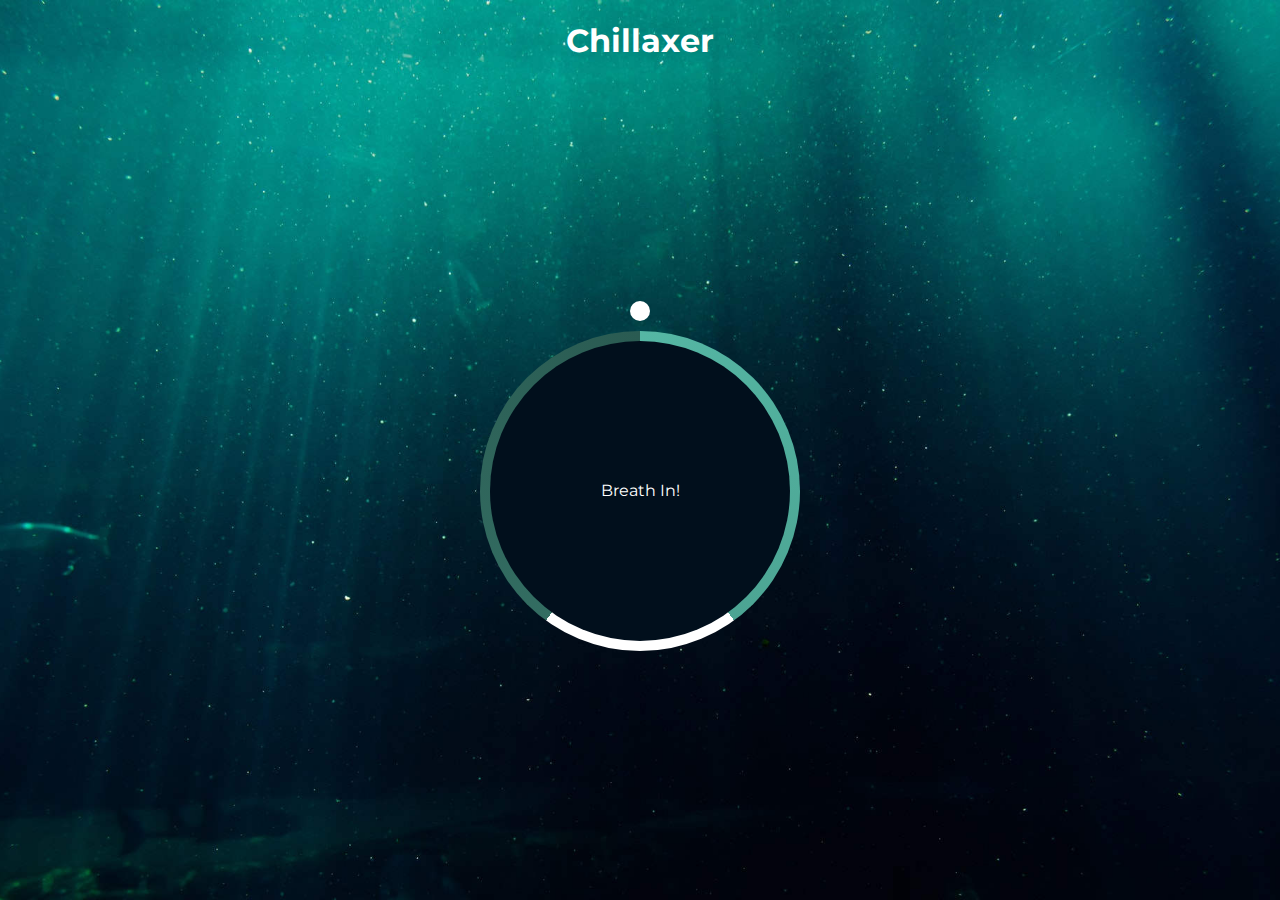
<file: chillaxer/index.html>
<!DOCTYPE html>
<html lang="en">
  <head>
    <meta charset="UTF-8" />
    <meta http-equiv="X-UA-Compatible" content="IE=edge" />
    <meta name="viewport" content="width=device-width, initial-scale=1.0" />
    <link rel="stylesheet" href="style.css" />
    <title>Chillaxer</title>
  </head>
  <body>
    <h1>Chillaxer</h1>
    <div class="container" id="container">
      <div class="circle"></div>

      <p id="text"></p>

      <div class="pointer-container">
        <span class="pointer"></span>
      </div>

      <div class="gradient-circle"></div>
    </div>

    <script src="app.js"></script>
  </body>
</html>
</file>
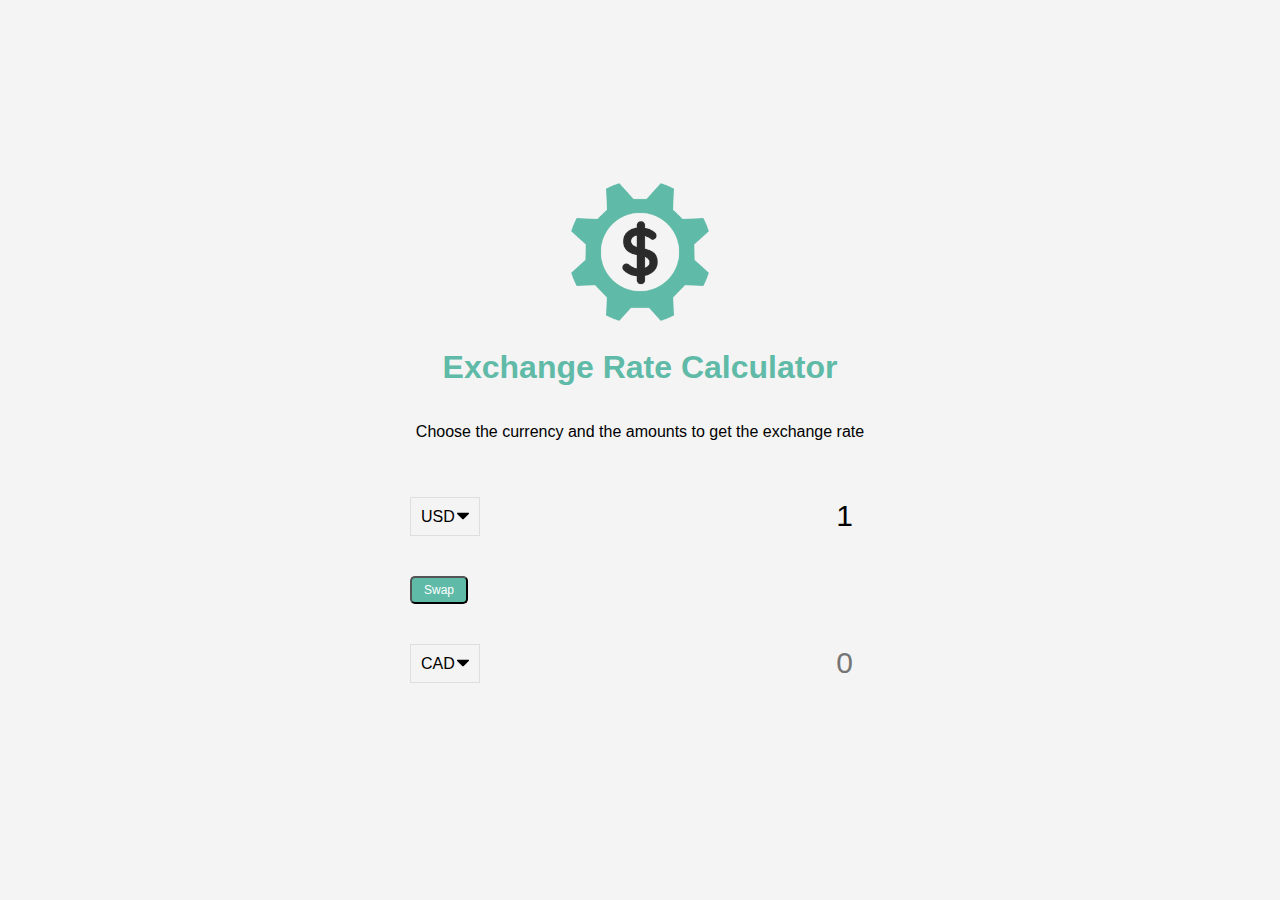
<file: exchangeRate/index.html>
<!DOCTYPE html>
<html lang="en">
  <head>
    <meta charset="UTF-8" />
    <meta http-equiv="X-UA-Compatible" content="IE=edge" />
    <meta name="viewport" content="width=device-width, initial-scale=1.0" />
    <title>Currency Exchange App</title>
    <link rel="stylesheet" href="./style.css" />
  </head>
  <body>
    <img src="./img/money.png" alt="" class="money-img" />
    <h1>Exchange Rate Calculator</h1>
    <p>Choose the currency and the amounts to get the exchange rate</p>

    <div class="container">
      <div class="currency">
        <select id="currency-one">
          <option value="AED">AED</option>
          <option value="ARS">ARS</option>
          <option value="AUD">AUD</option>
          <option value="BGN">BGN</option>
          <option value="BRL">BRL</option>
          <option value="BSD">BSD</option>
          <option value="CAD">CAD</option>
          <option value="CHF">CHF</option>
          <option value="CLP">CLP</option>
          <option value="CNY">CNY</option>
          <option value="COP">COP</option>
          <option value="CZK">CZK</option>
          <option value="DKK">DKK</option>
          <option value="DOP">DOP</option>
          <option value="EGP">EGP</option>
          <option value="EUR">EUR</option>
          <option value="FJD">FJD</option>
          <option value="GBP">GBP</option>
          <option value="GTQ">GTQ</option>
          <option value="HKD">HKD</option>
          <option value="HRK">HRK</option>
          <option value="HUF">HUF</option>
          <option value="IDR">IDR</option>
          <option value="ILS">ILS</option>
          <option value="INR">INR</option>
          <option value="ISK">ISK</option>
          <option value="JPY">JPY</option>
          <option value="KRW">KRW</option>
          <option value="KZT">KZT</option>
          <option value="MXN">MXN</option>
          <option value="MYR">MYR</option>
          <option value="NOK">NOK</option>
          <option value="NZD">NZD</option>
          <option value="PAB">PAB</option>
          <option value="PEN">PEN</option>
          <option value="PHP">PHP</option>
          <option value="PKR">PKR</option>
          <option value="PLN">PLN</option>
          <option value="PYG">PYG</option>
          <option value="RON">RON</option>
          <option value="RUB">RUB</option>
          <option value="SAR">SAR</option>
          <option value="SEK">SEK</option>
          <option value="SGD">SGD</option>
          <option value="THB">THB</option>
          <option value="TRY">TRY</option>
          <option value="TWD">TWD</option>
          <option value="UAH">UAH</option>
          <option value="USD" selected>USD</option>
          <option value="UYU">UYU</option>
          <option value="VND">VND</option>
          <option value="ZAR">ZAR</option>
        </select>
        <input type="number" id="amount-one" placeholder="0" value="1" />
      </div>

      <div class="swap-rate-container">
        <button class="btn" id="swap">Swap</button>
        <div class="rate" id="rate"></div>
      </div>

      <div class="currency">
        <select id="currency-two">
          <option value="AED">AED</option>
          <option value="ARS">ARS</option>
          <option value="AUD">AUD</option>
          <option value="BGN">BGN</option>
          <option value="BRL">BRL</option>
          <option value="BSD">BSD</option>
          <option value="CAD" selected>CAD</option>
          <option value="CHF">CHF</option>
          <option value="CLP">CLP</option>
          <option value="CNY">CNY</option>
          <option value="COP">COP</option>
          <option value="CZK">CZK</option>
          <option value="DKK">DKK</option>
          <option value="DOP">DOP</option>
          <option value="EGP">EGP</option>
          <option value="EUR">EUR</option>
          <option value="FJD">FJD</option>
          <option value="GBP">GBP</option>
          <option value="GTQ">GTQ</option>
          <option value="HKD">HKD</option>
          <option value="HRK">HRK</option>
          <option value="HUF">HUF</option>
          <option value="IDR">IDR</option>
          <option value="ILS">ILS</option>
          <option value="INR">INR</option>
          <option value="ISK">ISK</option>
          <option value="JPY">JPY</option>
          <option value="KRW">KRW</option>
          <option value="KZT">KZT</option>
          <option value="MXN">MXN</option>
          <option value="MYR">MYR</option>
          <option value="NOK">NOK</option>
          <option value="NZD">NZD</option>
          <option value="PAB">PAB</option>
          <option value="PEN">PEN</option>
          <option value="PHP">PHP</option>
          <option value="PKR">PKR</option>
          <option value="PLN">PLN</option>
          <option value="PYG">PYG</option>
          <option value="RON">RON</option>
          <option value="RUB">RUB</option>
          <option value="SAR">SAR</option>
          <option value="SEK">SEK</option>
          <option value="SGD">SGD</option>
          <option value="THB">THB</option>
          <option value="TRY">TRY</option>
          <option value="TWD">TWD</option>
          <option value="UAH">UAH</option>
          <option value="USD">USD</option>
          <option value="UYU">UYU</option>
          <option value="VND">VND</option>
          <option value="ZAR">ZAR</option>
        </select>
        <input type="number" id="amount-two" placeholder="0" />
      </div>
    </div>

    <script src="./app.js"></script>
  </body>
</html>
</file>
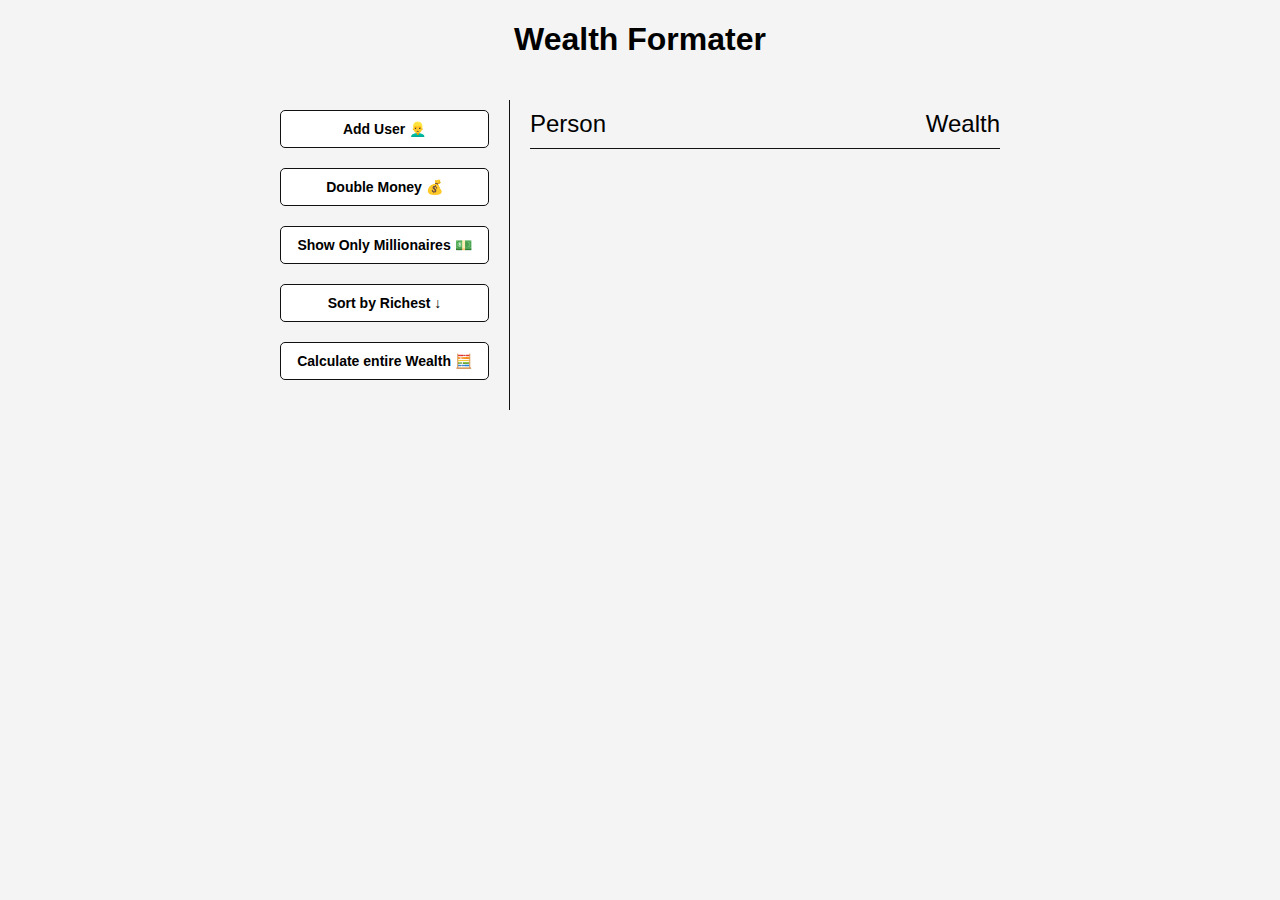
<file: formatWealth/index.html>
<!DOCTYPE html>
<html lang="en">
  <head>
    <meta charset="UTF-8" />
    <meta http-equiv="X-UA-Compatible" content="IE=edge" />
    <meta name="viewport" content="width=device-width, initial-scale=1.0" />
    <link rel="stylesheet" href="style.css" />
    <title>Format Wealth</title>
  </head>
  <body>
    <h1>Wealth Formater</h1>

    <div class="container">
      <aside>
        <button id="add-user">Add User 👱‍♂️</button>
        <button id="double">Double Money 💰</button>
        <button id="show-millionaires">Show Only Millionaires 💵</button>
        <button id="sort">Sort by Richest ↓</button>
        <button id="calculate-wealth">Calculate entire Wealth 🧮</button>
      </aside>

      <main id="main">
        <h2><strong>Person</strong> Wealth</h2>
      </main>

      <script src="app.js"></script>
    </div>
  </body>
</html>
</file>
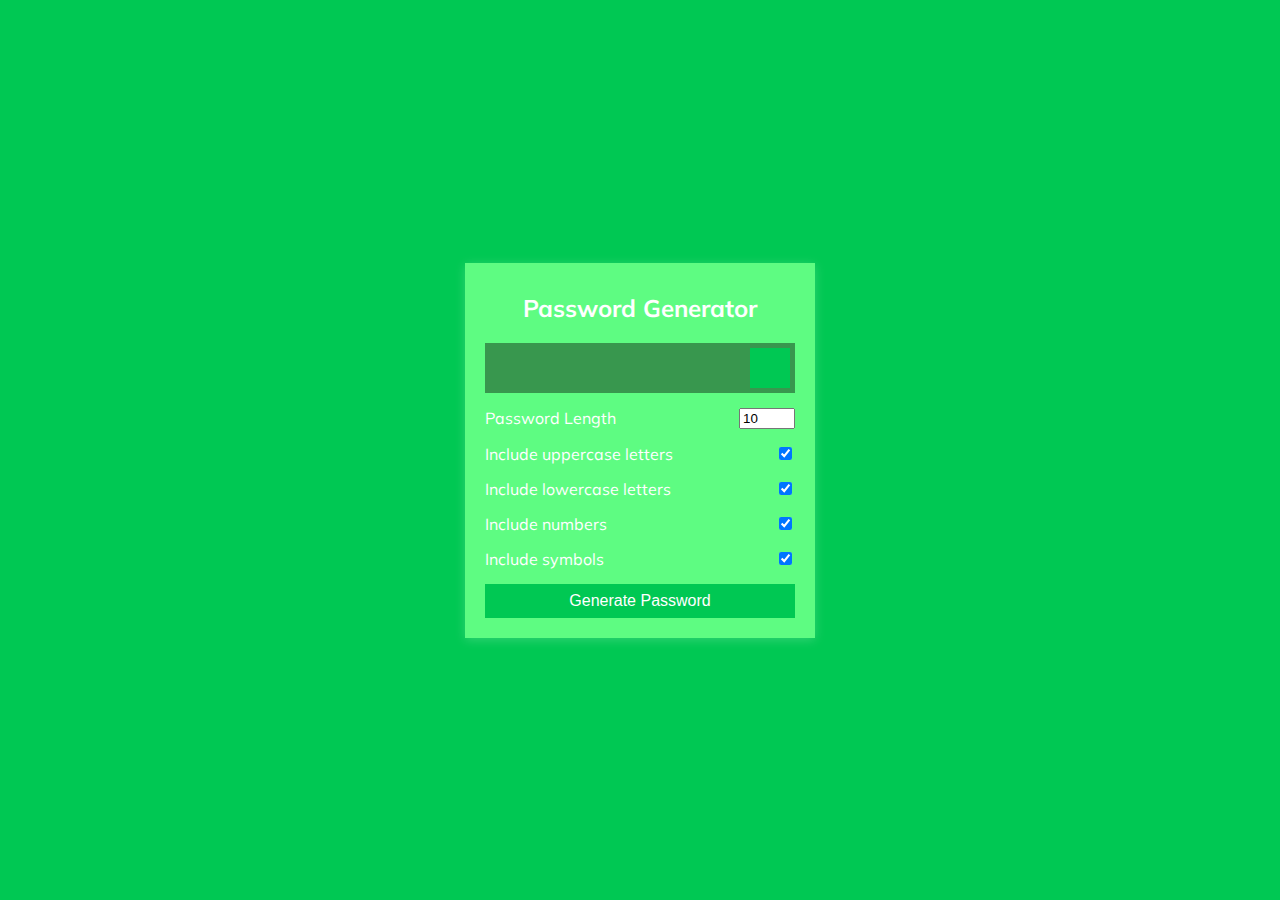
<file: passGen/index.html>
<!DOCTYPE html>
<html lang="en">
  <head>
    <meta charset="UTF-8" />
    <meta http-equiv="X-UA-Compatible" content="IE=edge" />
    <meta name="viewport" content="width=device-width, initial-scale=1.0" />
    <link
      rel="stylesheet"
      href="https://cdnjs.cloudflare.com/ajax/libs/font-awesome/5.14.0/css/all.min.css"
      integrity="sha512-1PKOgIY59xJ8Co8+NE6FZ+LOAZKjy+KY8iq0G4B3CyeY6wYHN3yt9PW0XpSriVlkMXe40PTKnXrLnZ9+fkDaog=="
      crossorigin="anonymous"
    />
    <link rel="stylesheet" href="style.css" />
    <title>Password Generator</title>
  </head>
  <body>
    <div class="container">
      <h2>Password Generator</h2>
      <div class="result-container">
        <span id="result"></span>
        <button class="btn" id="clipboard">
          <i class="far fa-clipboard"></i>
        </button>
      </div>
      <div class="settings">
        <div class="setting">
          <label>Password Length</label>
          <input type="number" id="length" min="4" max="20" value="10" />
        </div>
        <div class="setting">
          <label>Include uppercase letters</label>
          <input type="checkbox" id="uppercase" checked />
        </div>
        <div class="setting">
          <label>Include lowercase letters</label>
          <input type="checkbox" id="lowercase" checked />
        </div>
        <div class="setting">
          <label>Include numbers</label>
          <input type="checkbox" id="numbers" checked />
        </div>
        <div class="setting">
          <label>Include symbols</label>
          <input type="checkbox" id="symbols" checked />
        </div>
      </div>

      <button class="btn btn-large" id="generate">Generate Password</button>
    </div>
    <script src="app.js"></script>
  </body>
</html>
</file>
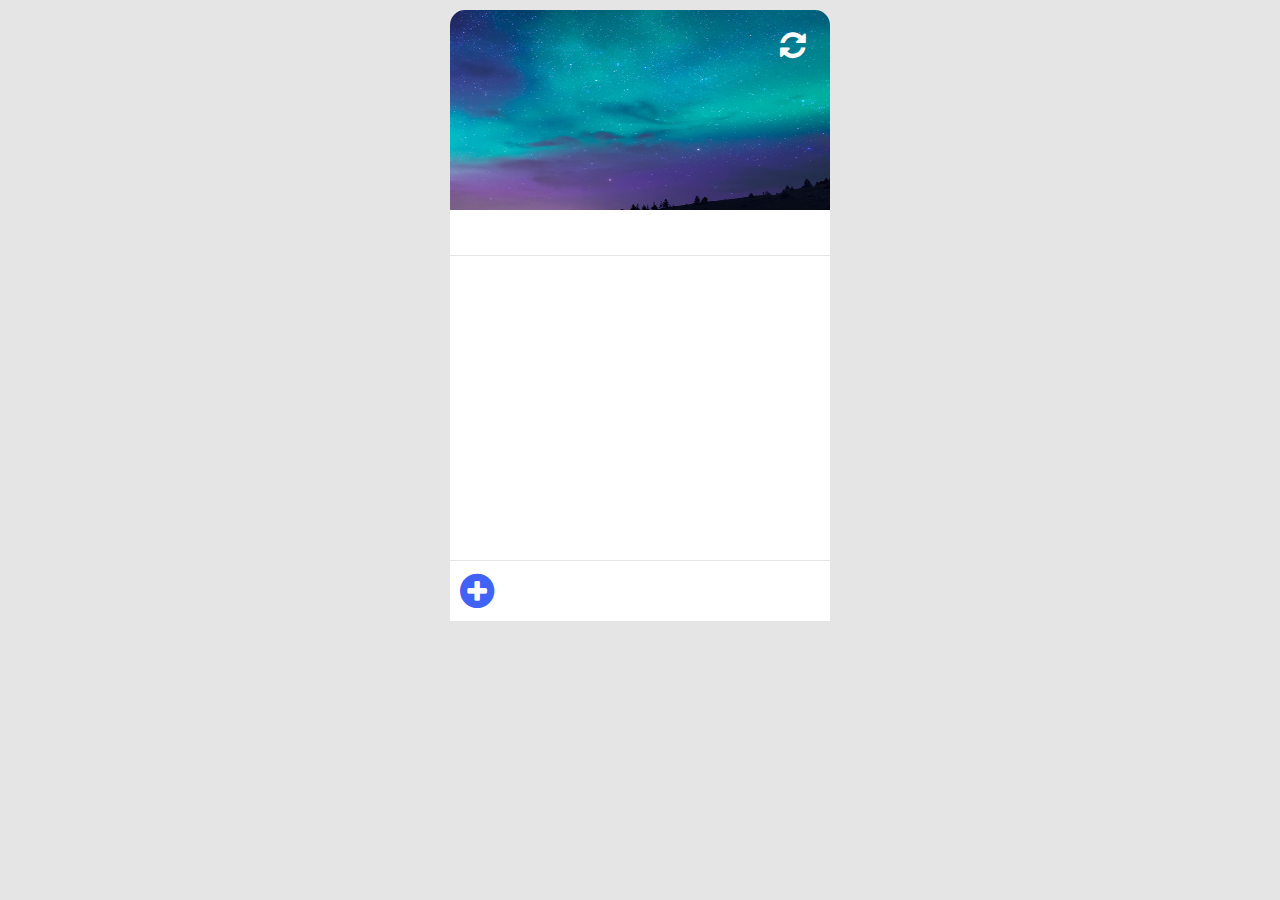
<file: todo/index.html>
<!DOCTYPE html>
<html lang="en">
  <head>
    <meta charset="UTF-8" />
    <meta http-equiv="X-UA-Compatible" content="IE=edge" />
    <meta name="viewport" content="width=device-width, initial-scale=1.0" />
    <title>Document</title>
    <link
      rel="stylesheet"
      href="https://fonts.googleapis.com/css?family=Titillium+Web"
    />
    <link rel="stylesheet" href="css/font-awesome.css" />
    <link rel="stylesheet" href="css/style.css" />
  </head>
  <body>
    <div class="container">
      <div class="header">
        <div class="clear">
          <i class="fa fa-refresh"></i>
        </div>
        <div id="date"></div>
      </div>
      <div class="content">
        <ul id="list">
          <li class="item"></li>
        </ul>
      </div>
      <div class="add-to-do">
        <i class="fa fa-plus-circle"></i>
      </div>
    </div>
  </body>
</html>
</file>
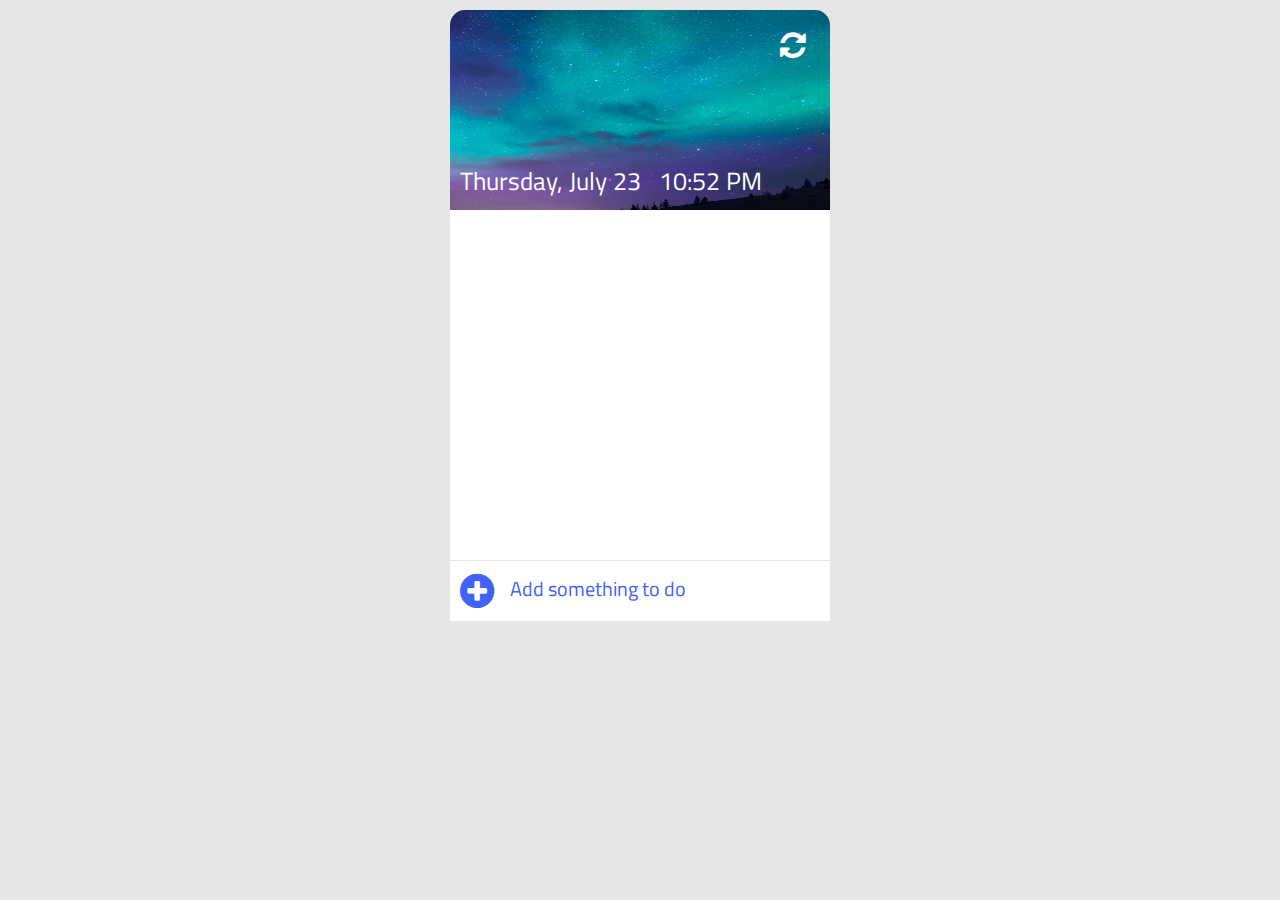
<file: toDo/index.html>
<!DOCTYPE html>
<html lang="en">
  <head>
    <meta charset="UTF-8" />
    <meta http-equiv="X-UA-Compatible" content="IE=edge" />
    <meta name="viewport" content="width=device-width, initial-scale=1.0" />
    <title>Vanilla JS - To do App</title>
    <link
      rel="stylesheet"
      href="https://fonts.googleapis.com/css?family=Titillium+Web"
    />
    <link rel="stylesheet" href="css/font-awesome.css" />
    <link rel="stylesheet" href="css/style.css" />
  </head>
  <body>
    <div class="container">
      <div class="header">
        <div class="clear">
          <i class="fa fa-refresh"></i>
        </div>
        <div id="date"></div>
      </div>
      <div class="content">
        <ul id="list">
          <!-- <li class="item">
            <i class="fa fa-circle-thin co" job="complete" id="o"></i>
            <p class="text">Drink a cold brew</p>
            <i class="fa fa-trash-o de" job="delete" id="0"></i>
          </li> -->
        </ul>
      </div>
      <div class="add-to-do">
        <i class="fa fa-plus-circle"></i>
        <input type="text" id="input" placeholder="Add something to do" />
      </div>
    </div>
    <script src="./app.js"></script>
  </body>
</html>
</file>
<file: chillaxer/style.css>
@import url('https://fonts.googleapis.com/css?family=Montserrat&display=swap');

* {
  box-sizing: border-box;
}

body {
  background: #224941 url('./img/bg.jpg') no-repeat center center/cover;
  color: #fff;
  font-family: 'Montserrat', sans-serif;
  min-height: 100vh;
  overflow: hidden;
  display: flex;
  flex-direction: column;
  align-items: center;
  margin: 0;
}

.container {
  display: flex;
  align-items: center;
  justify-content: center;
  margin: auto;
  height: 300px;
  width: 300px;
  position: relative;
  transform: scale(1);
}

.circle {
  background-color: #010f1c;
  height: 100%;
  width: 100%;
  border-radius: 50%;
  position: absolute;
  top: 0;
  left: 0;
  z-index: -1;
}

.gradient-circle {
  background: conic-gradient(
    #55b7a4 0%,
    #4ca493 40%,
    #fff 40%,
    #fff 60%,
    #336d62 60%,
    #2a5b52 100%
  );
  height: 320px;
  width: 320px;
  z-index: -2;
  border-radius: 50%;
  position: absolute;
  top: -10px;
  left: -10px;
}

.pointer {
  background-color: #fff;
  border-radius: 50%;
  height: 20px;
  width: 20px;
  display: block;
}

.pointer-container {
  position: absolute;
  top: -40px;
  left: 140px;
  width: 20px;
  height: 190px;
  /* background: red; */
  animation: rotate 7.5s linear forwards infinite;
  transform-origin: bottom center;
}

@keyframes rotate {
  from {
    transform: rotate(0deg);
  }

  to {
    transform: rotate(360deg);
  }
}

.container.grow {
  animation: grow 3s linear forwards;
}

@keyframes grow {
  from {
    transform: scale(1);
  }

  to {
    transform: scale(1.2);
  }
}

.container.shrink {
  animation: shrink 3s linear forwards;
}

@keyframes shrink {
  from {
    transform: scale(1.2);
  }

  to {
    transform: scale(1);
  }
}
</file>
<file: exchangeRate/style.css>
:root {
  --primary-color: #5fbaa7;
}

* {
  box-sizing: border-box;
}

body {
  background-color: #f4f4f4;
  font-family: Arial, Helvetica, sans-serif;
  display: flex;
  flex-direction: column;
  align-items: center;
  justify-content: center;
  height: 100vh;
  margin: 0;
  padding: 20px;
}

h1 {
  color: var(--primary-color);
  text-align: center;
}

p {
  text-align: center;
}

.btn {
  color: #fff;
  background: var(--primary-color);
  cursor: pointer;
  border-radius: 5px;
  font-size: 12px;
  padding: 5px 12px;
}

.money-img {
  width: 150px;
}

.currency {
  padding: 40px 0;
  display: flex;
  align-items: center;
  justify-content: space-between;
}

.currency select {
  padding: 10px 20px 10px 10px;
  -moz-appearance: none;
  -webkit-appearance: none;
  appearance: none;
  border: 1px solid #dedede;
  font-size: 16px;
  /*  You may not need these following lines. The arrow did not show for me on MacOS/Chrome so I added it. Just remove it if you would like  */
  background: transparent;
  background-image: url('data:image/svg+xml;charset=US-ASCII,%3Csvg%20xmlns%3D%22http%3A%2F%2Fwww.w3.org%2F2000%2Fsvg%22%20width%3D%22292.4%22%20height%3D%22292.4%22%3E%3Cpath%20fill%3D%22%20000002%22%20d%3D%22M287%2069.4a17.6%2017.6%200%200%200-13-5.4H18.4c-5%200-9.3%201.8-12.9%205.4A17.6%2017.6%200%200%200%200%2082.2c0%205%201.8%209.3%205.4%2012.9l128%20127.9c3.6%203.6%207.8%205.4%2012.8%205.4s9.2-1.8%2012.8-5.4L287%2095c3.5-3.5%205.4-7.8%205.4-12.8%200-5-1.9-9.2-5.5-12.8z%22%2F%3E%3C%2Fsvg%3E');
  background-position: right 10px top 50%, 0, 0;
  background-size: 12px auto, 100%;
  background-repeat: no-repeat;
}

.currency input {
  border: 0;
  background: transparent;
  font-size: 30px;
  text-align: right;
}

.swap-rate-container {
  display: flex;
  align-items: center;
  justify-content: space-between;
}

.rate {
  color: var(--primary-color);
  font-size: 14px;
  padding: 0 10px;
}

select:focus,
input:focus,
button:focus {
  outline: 0;
}

@media (max-width: 600px) {
  .currency input {
    width: 200px;
  }
}
</file>
<file: formatWealth/style.css>
* {
  box-sizing: border-box;
}

body {
  background: #f4f4f4;
  font-family: Arial, Helvetica, sans-serif;
  display: flex;
  flex-direction: column;
  align-items: center;
  min-height: 100vh;
  margin: 0;
}

.container {
  display: flex;
  padding: 20px;
  margin: 0 auto;
  max-width: 100%;
  width: 800px;
}

aside {
  padding: 10px 20px;
  width: 250px;
  border-right: 1px solid #111;
}

button {
  cursor: pointer;
  background-color: #fff;
  border: solid 1px #111;
  border-radius: 5px;
  display: block;
  width: 100%;
  padding: 10px;
  margin-bottom: 20px;
  font-weight: bold;
  font-size: 14px;
}

main {
  flex: 1;
  padding: 10px 20px;
}

h2 {
  border-bottom: 1px solid #111;
  padding-bottom: 10px;
  display: flex;
  justify-content: space-between;
  font-weight: 300;
  margin: 0 0 20px;
}

h3 {
  background-color: #fff;
  border-bottom: 1px solid #111;
  padding-bottom: 10px;
  display: flex;
  justify-content: space-between;
  font-weight: 300;
  margin: 20px 0 0;
}

.person {
  display: flex;
  justify-content: space-between;
  font-size: 20px;
  margin-bottom: 10px;
}
</file>
<file: passGen/style.css>
@import url('https://fonts.googleapis.com/css?family=Muli&display=swap');

* {
  box-sizing: border-box;
}

body {
  background-color: #00c853;
  color: #fff;
  font-family: 'Muli', sans-serif;
  display: flex;
  flex-direction: column;
  align-items: center;
  justify-content: center;
  height: 100vh;
  overflow: hidden;
  padding: 10px;
  margin: 0;
}

h2 {
  margin: 10px 0 20px;
  text-align: center;
}

.container {
  background-color: #5efc82;
  box-shadow: 0px 2px 10px rgba(255, 255, 255, 0.2);
  padding: 20px;
  width: 350px;
  max-width: 100%;
}

.result-container {
  background-color: rgba(0, 0, 0, 0.4);
  display: flex;
  justify-content: flex-start;
  align-items: center;
  position: relative;
  font-size: 18px;
  letter-spacing: 1px;
  padding: 12px 10px;
  height: 50px;
  width: 100%;
}

.result-container #result {
  word-wrap: break-word;
  max-width: calc(100% - 40px);
  overflow-y: scroll;
  height: 100%;
}

#result::-webkit-scrollbar {
  width: 1rem;
}

.result-container .btn {
  position: absolute;
  top: 5px;
  right: 5px;
  width: 40px;
  height: 40px;
  font-size: 20px;
}

.btn {
  border: none;
  background-color: #00c853;
  color: #fff;
  font-size: 16px;
  padding: 8px 12px;
  cursor: pointer;
}

.btn-large {
  display: block;
  width: 100%;
}

.setting {
  display: flex;
  justify-content: space-between;
  align-items: center;
  margin: 15px 0;
}
</file>
<file: todo/css/style.css>
/* ------------ body ------------ */
body {
  padding: 0;
  margin: 0;
  background-color: rgba(0, 0, 0, 0.1);
  font-family: 'Titillium Web', sans-serif;
}

/* ------------ container ------------ */
.container {
  padding: 10px;
  width: 380px;
  margin: 0 auto;
}

/* ------------ header ------------ */
.header {
  width: 380px;
  height: 200px;
  background-image: url('../img/bg2.jpg');
  background-size: 100% 200%;
  background-repeat: no-repeat;
  border-radius: 15px 15px 0 0;
  position: relative;
}
.clear {
  width: 30px;
  height: 30px;
  position: absolute;
  right: 20px;
  top: 20px;
}
.clear i {
  font-size: 30px;
  color: #fff;
}
.clear i:hover {
  cursor: pointer;
  text-shadow: 1px 3px 5px #000;
  transform: rotate(45deg);
}
#date {
  position: absolute;
  bottom: 10px;
  left: 10px;
  color: #fff;
  font-size: 25px;
  font-family: 'Titillium Web', sans-serif;
}

/* ------------ content ------------ */
.content {
  width: 380px;
  height: 350px;
  max-height: 350px;
  background-color: #fff;
  overflow: auto;
}
.content::-webkit-scrollbar {
  display: none;
}
.content ul {
  padding: 0;
  margin: 0;
}
.item {
  width: 380px;
  height: 45px;
  min-height: 45px;
  position: relative;
  border-bottom: 1px solid rgba(0, 0, 0, 0.1);
  list-style: none;
  padding: 0;
  margin: 0;
}
.item i.co {
  position: absolute;
  font-size: 25px;
  padding-left: 5px;
  left: 15px;
  top: 10px;
}
.item i.co:hover {
  cursor: pointer;
}
.fa-check-circle {
  color: #6eb200;
}
.item p.text {
  position: absolute;
  padding: 0;
  margin: 0;
  font-size: 20px;
  left: 50px;
  top: 5px;
  background-color: #fff;
  max-width: 285px;
}
.lineThrough {
  text-decoration: line-through;
  color: #ccc;
}
.item i.de {
  position: absolute;
  font-size: 25px;
  right: 15px;
  top: 10px;
}
.item i.de:hover {
  color: #af0000;
  cursor: pointer;
}
/* ------------ add item ------------ */
.add-to-do {
  position: relative;
  width: 360px;
  height: 40px;
  background-color: #fff;
  padding: 10px;
  border-top: 1px solid rgba(0, 0, 0, 0.1);
}
.add-to-do i {
  position: absolute;
  font-size: 40px;
  color: #4162f6;
}

.add-to-do input {
  position: absolute;
  left: 50px;
  height: 35px;
  width: 310px;
  background-color: transparent;
  border: none;
  font-size: 20px;
  padding-left: 10px;
}
.add-to-do input::-webkit-input-placeholder {
  /* Chrome/Opera/Safari */
  color: #4162f6;
  font-family: 'Titillium Web', sans-serif;
  font-size: 20px;
}
.add-to-do input::-moz-placeholder {
  /* Firefox 19+ */
  color: #4162f6;
  font-family: 'Titillium Web', sans-serif;
  font-size: 20px;
}
.add-to-do input:-ms-input-placeholder {
  /* IE 10+ */
  color: #4162f6;
  font-family: 'Titillium Web', sans-serif;
  font-size: 20px;
}
.add-to-do input:-moz-placeholder {
  /* Firefox 18- */
  color: #4162f6;
  font-family: 'Titillium Web', sans-serif;
  font-size: 20px;
}
</file>
<file: toDo/css/style.css>
/* ------------ body ------------ */
body {
  padding: 0;
  margin: 0;
  background-color: rgba(0, 0, 0, 0.1);
  font-family: 'Titillium Web', sans-serif;
}

/* ------------ container ------------ */
.container {
  padding: 10px;
  width: 380px;
  margin: 0 auto;
  /* border: 5px solid #f7f70b; */
}

/* ------------ header ------------ */
.header {
  /* border: 5px solid rgb(10, 238, 10); */
  width: 380px;
  height: 200px;
  background-image: url('../img/bg2.jpg');
  background-size: 100% 200%;
  background-repeat: no-repeat;
  border-radius: 15px 15px 0 0;
  position: relative;
}
.clear {
  width: 30px;
  height: 30px;
  position: absolute;
  right: 20px;
  top: 20px;
}
.clear i {
  font-size: 30px;
  color: #fff;
}
.clear i:hover {
  cursor: pointer;
  text-shadow: 1px 3px 5px #000;
  transform: rotate(45deg);
}
#date {
  position: absolute;
  bottom: 10px;
  left: 10px;
  color: #fff;
  font-size: 25px;
  font-family: 'Titillium Web', sans-serif;
}

/* ------------ content ------------ */
.content {
  /* border: 5px solid rgb(246, 6, 6); */
  width: 380px;
  height: 350px;
  max-height: 350px;
  background-color: #fff;
  overflow: auto;
}
.content::-webkit-scrollbar {
  display: none;
}
.content ul {
  padding: 0;
  margin: 0;
}
.item {
  width: 380px;
  height: 45px;
  min-height: 45px;
  position: relative;
  border-bottom: 1px solid rgba(0, 0, 0, 0.1);
  list-style: none;
  padding: 0;
  margin: 0;
}
.item i.co {
  position: absolute;
  font-size: 25px;
  padding-left: 5px;
  left: 15px;
  top: 10px;
}
.item i.co:hover {
  cursor: pointer;
}
.fa-check-circle {
  color: #6eb200;
}
.item p.text {
  position: absolute;
  padding: 0;
  margin: 0;
  font-size: 20px;
  left: 50px;
  top: 5px;
  background-color: #fff;
  max-width: 285px;
}
.lineThrough {
  text-decoration: line-through;
  color: #ccc;
}
.item i.de {
  position: absolute;
  font-size: 25px;
  right: 15px;
  top: 10px;
}
.item i.de:hover {
  color: #af0000;
  cursor: pointer;
}
/* ------------ add item ------------ */
.add-to-do {
  /* border: 5px solid rgb(30, 6, 246); */
  position: relative;
  width: 360px;
  height: 40px;
  background-color: #fff;
  padding: 10px;
  border-top: 1px solid rgba(0, 0, 0, 0.1);
}
.add-to-do i {
  position: absolute;
  font-size: 40px;
  color: #4162f6;
}

.add-to-do input {
  position: absolute;
  left: 50px;
  height: 35px;
  width: 310px;
  background-color: transparent;
  border: none;
  font-size: 20px;
  padding-left: 10px;
}
.add-to-do input::-webkit-input-placeholder {
  /* Chrome/Opera/Safari */
  color: #4162f6;
  font-family: 'Titillium Web', sans-serif;
  font-size: 20px;
}
.add-to-do input::-moz-placeholder {
  /* Firefox 19+ */
  color: #4162f6;
  font-family: 'Titillium Web', sans-serif;
  font-size: 20px;
}
.add-to-do input:-ms-input-placeholder {
  /* IE 10+ */
  color: #4162f6;
  font-family: 'Titillium Web', sans-serif;
  font-size: 20px;
}
.add-to-do input:-moz-placeholder {
  /* Firefox 18- */
  color: #4162f6;
  font-family: 'Titillium Web', sans-serif;
  font-size: 20px;
}
</file>
